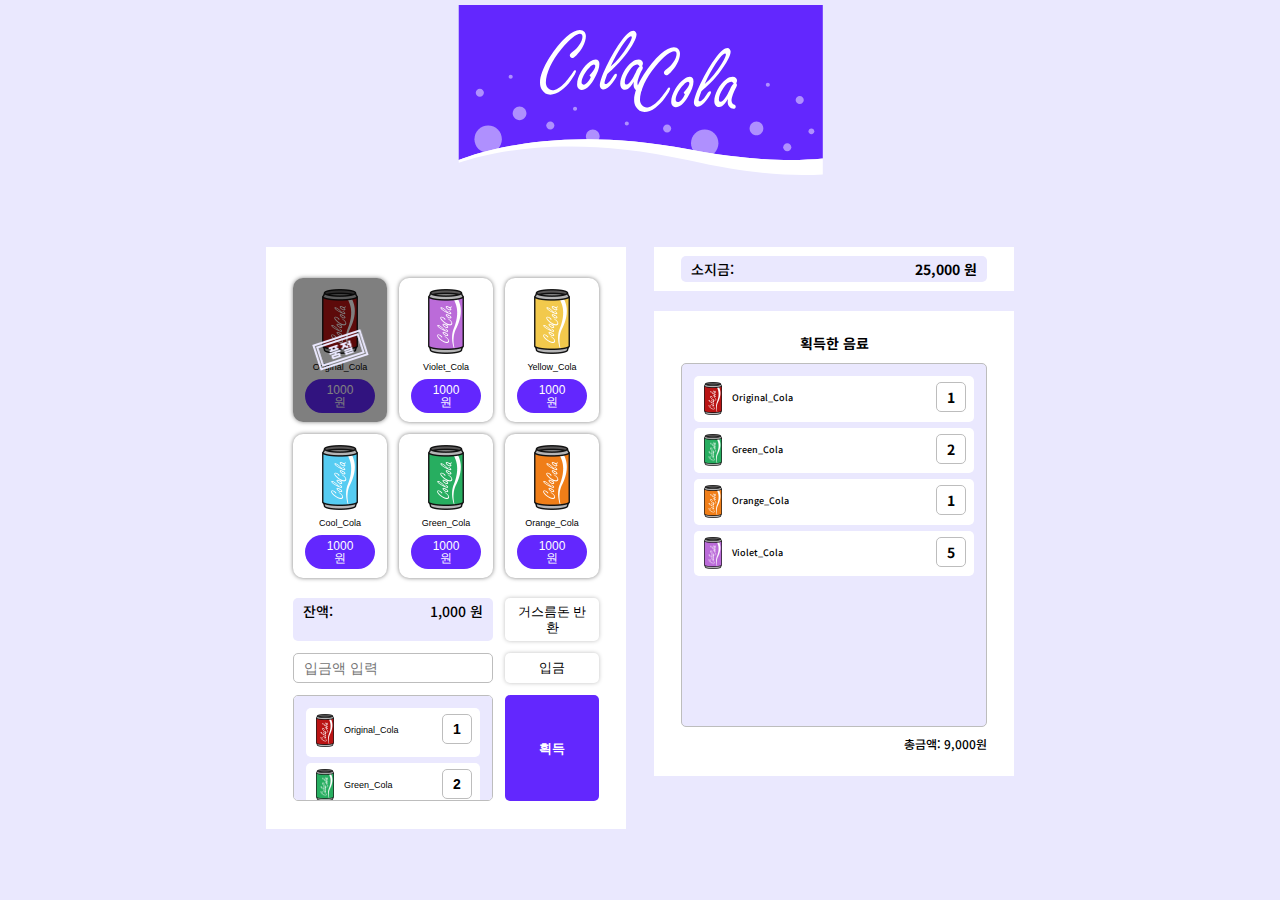
<file: index.html>
<!DOCTYPE html>
<html lang="ko">
<head>
    <meta charset="UTF-8">
    <meta http-equiv="X-UA-Compatible" content="IE=edge">
    <meta name="viewport" content="width=device-width, initial-scale=1.0">
    <link rel="stylesheet" href="./style.css">
    <title>벤딩머신</title>
</head>
<body>
    <div class="wrap">
        <h1 class="tit-logo txt-hide">colacola</h1>
        <section class="section-layout drinks-machine">
            <h2 class="tag-hide">cola 자판기</h2>
            <ul class="drinks-list">
                <li class="sold-out">
                    <button type="button" class="btn-drink">
                        <img src="./images/Original_Cola.png" alt="" class="drink-img">
                        <strong class="drink-name">Original_Cola</strong>
                        <span class="drink-money">1000원</span>
                    </button>
                </li>
                <li>
                    <button type="button" class="btn-drink">
                        <img src="./images/Violet_Cola.png" alt="" class="drink-img">
                        <strong class="drink-name">Violet_Cola</strong>
                        <span class="drink-money">1000원</span>
                    </button>
                </li>
                <li>
                    <button type="button" class="btn-drink">
                        <img src="./images/Yellow_Cola.png" alt="" class="drink-img">
                        <strong class="drink-name">Yellow_Cola</strong>
                        <span class="drink-money">1000원</span>
                    </button>
                </li>
                <li>
                    <button type="button" class="btn-drink">
                        <img src="./images/Cool_Cola.png" alt="" class="drink-img">
                        <strong class="drink-name">Cool_Cola</strong>
                        <span class="drink-money">1000원</span>
                    </button>
                </li>
                <li>
                    <button type="button" class="btn-drink">
                        <img src="./images/Green_Cola.png" alt="" class="drink-img">
                        <strong class="drink-name">Green_Cola</strong>
                        <span class="drink-money">1000원</span>
                    </button>
                </li>
                <li>
                    <button type="button" class="btn-drink">
                        <img src="./images/Orange_Cola.png" alt="" class="drink-img">
                        <strong class="drink-name">Orange_Cola</strong>
                        <span class="drink-money">1000원</span>
                    </button>
                </li>
            </ul>

            <section class="buy-wrap">
                <h2 class="tag-hide">음료수 구매하기</h2>
                <p class="count-money">잔액: <span class="count-user">1,000 원</span></p>
                <button class="btn-return" type="button" >거스름돈 반환</button>
                <input class="inp-money" type="number" placeholder="입금액 입력">
                <button class="btn-get" type="button">입금</button>
                <h2 class="tag-hide">선택한 음료 리스트</h2>
                <ul class="cart-list list-layout">
                    <li>
                        <button class="cart-drink">
                            <img src="./images/Original_Cola.png" alt="">
                            <strong>Original_Cola</strong>
                            <span>1</span>
                        </button>
                    </li>
                    <li>
                        <button class="cart-drink">
                            <img src="./images/Green_Cola.png" alt="">
                            <strong>Green_Cola</strong>
                            <span>2</span>
                        </button>
                    </li>
                    <li>
                        <button class="cart-drink">
                            <img src="./images/Orange_Cola.png" alt="">
                            <strong>Orange_Cola</strong>
                            <span>1</span>
                        </button>
                    </li>
                    <li>
                        <button class="cart-drink">
                            <img src="./images/Violet_Cola.png" alt="">
                            <strong> Violet_Cola</strong>
                            <span>5</span>
                        </button>
                    </li>
                </ul>
                <button class="btn-buy" type="button">획득</button>
            </section>


        </section>
        <section class="user-info">
            <h2 class="tag-hide">마이페이지</h2>
            <div class="section-layout money-wrap">
                <p class="user-wallet">
                    소지금: <strong class="user-money">25,000 원</strong>
                </p>
            </div>
            <section class="section-layout user-drinks">
                <h3 class="tit-buy">획득한 음료</h3>
                <ul class="buy-list list-layout">
                    <li>
                        <img src="./images/Original_Cola.png" alt="">
                        <strong>Original_Cola</strong>
                        <span>1</span>
                    </li>
                    <li>
                        <img src="./images/Green_Cola.png" alt="">
                        <strong>Green_Cola</strong>
                        <span>2</span>
                    </li>
                    <li>
                        <img src="./images/Orange_Cola.png" alt="">
                        <strong>Orange_Cola</strong>
                        <span>1</span>
                    </li>
                    <li>
                        <img src="./images/Violet_Cola.png" alt="">
                        <strong> Violet_Cola</strong>
                        <span>5</span>
                    </li>
                </ul>
                <p class="all-count">총금액: <strong class="all-money">9,000원</strong></p>
            </section>
        </section>
    </div>
</body>
</html>
</file>
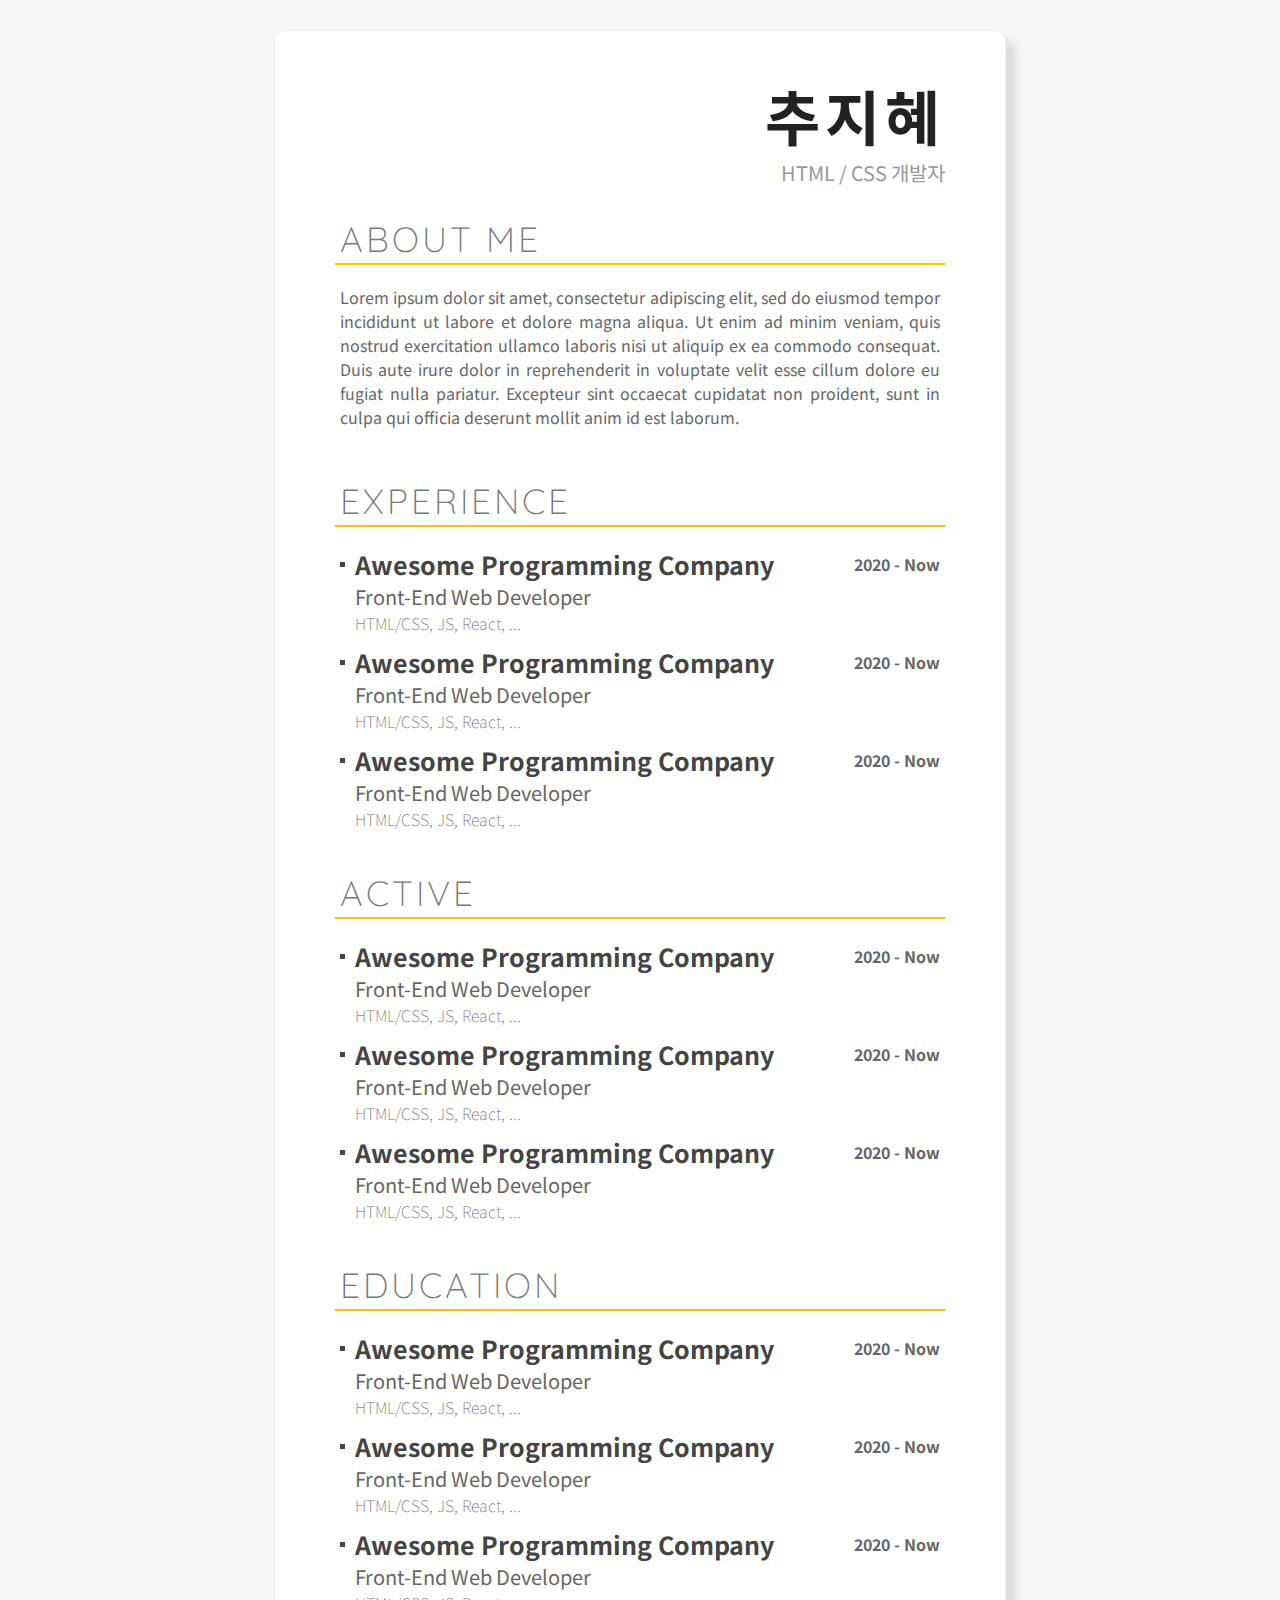
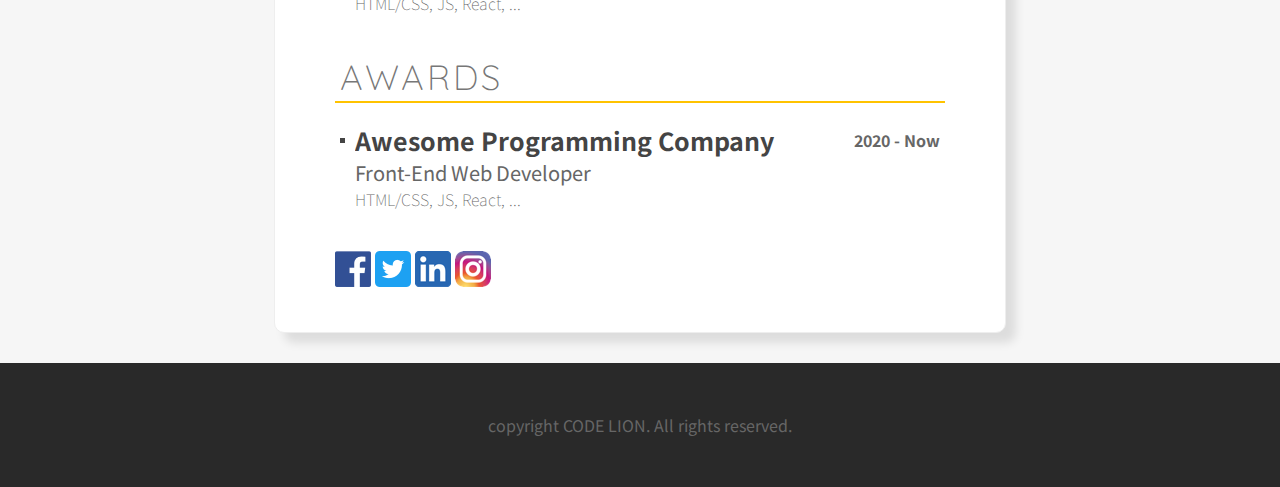
<file: 0328/index.html>
<!DOCTYPE html>
<html lang="en">
  <head>
    <meta charset="UTF-8" />
    <meta http-equiv="X-UA-Compatible" content="IE=edge" />
    <meta name="viewport" content="width=device-width, initial-scale=1.0" />
    <link rel="stylesheet" href="style.css" />
    <title>Document</title>
  </head> 
  <body>
    <main class="main-box">
      <h1>추지혜</h1>
      <p class="name-text">HTML / CSS 개발자</p>
      <section class="about-me">
        <h2>ABOUT ME</h2>
        <p>
          Lorem ipsum dolor sit amet, consectetur adipiscing elit, sed do
          eiusmod tempor incididunt ut labore et dolore magna aliqua. Ut enim ad
          minim veniam, quis nostrud exercitation ullamco laboris nisi ut
          aliquip ex ea commodo consequat. Duis aute irure dolor in
          reprehenderit in voluptate velit esse cillum dolore eu fugiat nulla
          pariatur. Excepteur sint occaecat cupidatat non proident, sunt in
          culpa qui officia deserunt mollit anim id est laborum.
        </p>
      </section>
      <section class="section-box">
        <h2>EXPERIENCE</h2>
        <article>
          <div class="float-wrap">
            <h3>Awesome Programming Company</h3>
            <span>2020 - Now</span>
          </div>
          <ul class="desc-sub">
            <li>Front-End Web Developer</li>
            <li>HTML/CSS, JS, React, ...</li>
          </ul>
        </article>
        <article>
          <div class="float-wrap">
            <h3>Awesome Programming Company</h3>
            <span>2020 - Now</span>
          </div>
          <ul class="desc-sub">
            <li>Front-End Web Developer</li>
            <li>HTML/CSS, JS, React, ...</li>
          </ul>
        </article>
        <article>
          <div class="float-wrap">
            <h3>Awesome Programming Company</h3>
            <span>2020 - Now</span>
          </div>
          <ul class="desc-sub">
            <li>Front-End Web Developer</li>
            <li>HTML/CSS, JS, React, ...</li>
          </ul>
        </article>
      </section>
      <section class="section-box">
        <h2>ACTIVE</h2>
        <article>
          <div class="float-wrap">
            <h3>Awesome Programming Company</h3>
            <span>2020 - Now</span>
          </div>
          <ul class="desc-sub">
            <li>Front-End Web Developer</li>
            <li>HTML/CSS, JS, React, ...</li>
          </ul>
        </article>
        <article>
          <div class="float-wrap">
            <h3>Awesome Programming Company</h3>
            <span>2020 - Now</span>
          </div>
          <ul class="desc-sub">
            <li>Front-End Web Developer</li>
            <li>HTML/CSS, JS, React, ...</li>
          </ul>
        </article>
        <article>
          <div class="float-wrap">
            <h3>Awesome Programming Company</h3>
            <span>2020 - Now</span>
          </div>
          <ul class="desc-sub">
            <li>Front-End Web Developer</li>
            <li>HTML/CSS, JS, React, ...</li>
          </ul>
        </article>
      </section>
      <section class="section-box">
        <h2>EDUCATION</h2>
        <article>
          <div class="float-wrap">
            <h3>Awesome Programming Company</h3>
            <span>2020 - Now</span>
          </div>
          <ul class="desc-sub">
            <li>Front-End Web Developer</li>
            <li>HTML/CSS, JS, React, ...</li>
          </ul>
        </article>
        <article>
          <div class="float-wrap">
            <h3>Awesome Programming Company</h3>
            <span>2020 - Now</span>
          </div>
          <ul class="desc-sub">
            <li>Front-End Web Developer</li>
            <li>HTML/CSS, JS, React, ...</li>
          </ul>
        </article>
        <article>
          <div class="float-wrap">
            <h3>Awesome Programming Company</h3>
            <span>2020 - Now</span>
          </div>
          <ul class="desc-sub">
            <li>Front-End Web Developer</li>
            <li>HTML/CSS, JS, React, ...</li>
          </ul>
        </article>
      </section>
      <section class="section-box">
        <h2>AWARDS</h2>
        <article>
          <div class="float-wrap">
            <h3>Awesome Programming Company</h3>
            <span>2020 - Now</span>
          </div>
          <ul class="desc-sub">
            <li>Front-End Web Developer</li>
            <li>HTML/CSS, JS, React, ...</li>
          </ul>
        </article>
      </section>
      <div class="sns-wrap">
        <a href="http://facebook.com"
          ><img class="sns-img" src="images/facebook.png"
        /></a>
        <img class="sns-img" src="images/twitter.png" />
        <img class="sns-img" src="images/linked-in.png" />
        <img class="sns-img" src="images/insta.png" />
      </div>
    </main>
    <footer>
      <p>copyright CODE LION. All rights reserved.</p>
    </footer>
  </body>
</html>
</file>
<file: 0328/style.css>
@import url('https://fonts.googleapis.com/css2?family=Noto+Sans+KR:wght@100;400;700&family=Quicksand:wght@300;600&display=swap');

* {
  font-family: "Noto Sans KR", sans-serif;
  color: #222;

}
h1,h2,h3,span,ul,li,p,div,article,section,body {
  padding: 0;
  margin: 0;
  list-style: none;
}
body {
  min-width: fit-content;
  background-color: #f6f6f6;
}
p{color: #666;}

.main-box {
  width: 610px;
  margin:30px auto;
  padding: 40px 60px;
  border: 1px solid #eee;
  background-color: #fff;
  border-radius: 10px;
  box-shadow: 10px 10px 10px 0 rgba(0,0,0,0.1);
}

h1 {
  font-size: 60px;
  font-weight: 700;
  text-align: right;
  letter-spacing: 5px;

}
.name-text {
    color: #999;
    margin-bottom: 30px;
    text-align: right;
    font-size: 20px;
}
section {
    margin-bottom: 40px;
    
}

h2{
  font-family: 'Quicksand', sans-serif;
    font-size: 35px;
    font-weight: 100;
    border-bottom: 2px solid #FFC300 ;
    padding-bottom: 2px;
    padding-left: 5px;
    color: #777;
    margin-bottom: 10px;
    letter-spacing: 3px;
}
.about-me{}
.about-me p{
  padding: 10px 5px;
  text-align: justify;
}

.section-box article{
 padding: 10px 5px 0px 20px;
 position: relative;
}
.section-box article::before{
  content: '';
  display: block;
  width: 5px;
  height: 5px;
  background-color: #444;
  position: absolute;
  left: 5px;
  top: 25px;
}
.float-wrap{overflow: hidden;}
.float-wrap h3{
  float: left;
  font-size: 25px;
  font-weight: 700;
  color: #444;
  height: 35px;
  line-height: 35px;
}
.float-wrap span{
  display: block;
  float: right;
  height: 35px;
  line-height: 35px;
  font-weight: 700;
  color:#666;
}

.desc-sub li{
  color: #666; 
  font-weight: 100;

}
.desc-sub li:first-child{
  font-size: 20px;
  font-weight: 400;
}


footer {
  background-color: #292929;
  color: #aaa;
  text-align: center;
  padding: 50px;
}
</file>
<file: style.css>
@import url('https://fonts.googleapis.com/css2?family=Noto+Sans+KR:wght@500;700&display=swap');
@import url(./reset.css);
/* layout + common */
body{
    background-color: #EAE8FE;
    font-family: 'Noto Sans KR', sans-serif;
    font-weight: 500;
}
.wrap{
    display: flex;
    gap: 0 28px;
    margin-top: 247px;
    font-family: 'Noto Sans KR', sans-serif;
    justify-content: center;
    flex-wrap: wrap;
}
.section-layout {
    width: 360px;
    background-color: #fff;
    box-sizing: border-box;
}

.list-layout{
    background-color: #EAE8FE;
    border: 1px solid #BDBDBD;
    box-sizing: border-box;
    padding: 12px;
    border-radius: 5px;
    height: 106px;
    overflow-y: auto;
}

.list-layout li{
    width: 100%;
    box-sizing: border-box;
    padding: 6px 8px 7px 10px;
    background-color: #fff;
    font-size: 9px;
    border-radius: 5px;
    overflow: hidden;
}

.list-layout li + li{
    margin-top: 6px;
}

.list-layout img{
    width: 18px;
    float: left;
}
.list-layout strong{
    margin-left: 10px;
    line-height: 32px;
    float: left;
}

.list-layout span{
    width: 30px;
    height: 30px;
    font-size: 14px;
    font-weight: 700;
    border: 1px solid #BDBDBD;
    box-sizing: border-box;
    border-radius: 5px;
    float: right;
    display: flex;
    justify-content: center;
    align-items: center;
}

.list-layout::-webkit-scrollbar {
    width: 4px;
}

.list-layout::-webkit-scrollbar-track {
    background-color: transparent;
}
.list-layout::-webkit-scrollbar-thumb {
    border-radius: 2px;
    background-color: #fff;
}
.list-layout::-webkit-scrollbar-button {
    width: 0;
    height: 0;
}

.list-layout {
    scrollbar-width: thin;
    scrollbar-color: #fff transparent;
}

/* design  */
.tit-logo{
    position: absolute;
    top: 0;
    width: 100%;
    max-width: 365px;
    height: 180px;
    background-image: url('./images/logo.svg');
    background-repeat: no-repeat;
    background-position: center;
    background-size: 100%;
} 
/* .tit-logo end */
.drinks-machine{
    padding: 31px 27px 28px;
}

.drinks-machine .drinks-list{
    display: grid;
    grid-template-columns: repeat(3, 1fr);
    gap: 12px;
}

.drinks-list li{   
    border-radius: 10px;
    box-shadow:0px 0px 4px rgba(0, 0, 0, 0.5);
    overflow: hidden;
    position: relative;
}

.drinks-list li.sold-out::before{
    content: '품절된 음료수입니다.';
    display: block;
    width: 100%;
    height: 100%;
    color: transparent;
    position: absolute;
    left: 0;top: 0;
    background-color: rgba(0,0,0,0.5);
    background-image: url(./images/sold_out.png);
    background-repeat: no-repeat;
    background-position: center;
    background-size: 61px;
}

.drinks-list .btn-drink{
    box-sizing: border-box;
    padding: 11px 12px 9px;
}

.drinks-list li:not(.sold-out):focus, 
.drinks-list li:not(.sold-out):active{
    outline: 3px solid #6327FE;
}

.btn-drink .drink-img{
    width: 100%;
    max-width: 36px;
}

.btn-drink .drink-name{
    display: inline-block;
    font-size: 9px;
    margin: 6px 0 7px;
}

.btn-drink .drink-money{
    display: inline-block;
    padding: 5px 16px;
    background-color: #6327FE;
    font-size: 12px;
    color: #fff;
    border-radius: 50px;
}

.drinks-machine .buy-wrap{
    margin-top: 20px;
    display: flex;
    flex-wrap: wrap;
    font-weight: 500;
    gap: 12px;
}

.buy-wrap .count-money, 
.buy-wrap .inp-money{
    width: 200px;
    padding: 6px 10px;
    font-size: 14px;
    border-radius: 5px;
    font-weight: 500;
    box-sizing: border-box;
}
.buy-wrap .count-money{
    background-color: #EAE8FE;
}
.buy-wrap .count-money .count-user{
    float: right;
}

.buy-wrap .inp-money{
    border: 1px solid #BDBDBD;
}

.buy-wrap .btn-return, 
.buy-wrap .btn-get{
    width: 94px;
    line-height: 1.2;
    font-size: 13px;
    padding: 6px 9px;
    box-shadow: 0px 0 4px rgba(0, 0, 0, 0.25);
    border-radius: 5px;
    box-sizing: border-box;

}

.buy-wrap .cart-list{
    width: 200px;
}
.cart-list .cart-drink{
    width: 100%;
}

.buy-wrap .btn-buy{
    width: 94px;
    background-color: #6327FE;
    border-radius: 5px;
    color: #fff;
    font-size: 13px;
    padding: 43px 0;
    box-sizing: border-box;
    font-weight: 700;
}

/* .drinks-machine end */

.user-info .money-wrap{
    padding: 9px 27px;
    margin-bottom: 20px;
}

.money-wrap .user-wallet{
    width: 100%;
    background-color: #EAE8FE;
    border-radius: 5px;
    font-size: 14px;
    padding: 6px 10px;
    box-sizing: border-box;
}

.user-wallet .user-money{
    font-weight: 700;
    float: right;
}


/* .user-info end */

.user-drinks{
    padding: 25px 27px 26px;
}

.user-drinks .tit-buy{
    text-align: center;
    font-size: 14px;
    font-weight: 700;
    margin-bottom: 13px;
}
.user-drinks .buy-list{  
    width: 100%;  
    height: 364px;
    overflow-y: auto;
}

.user-drinks .all-count{
    margin-top: 11px;
    text-align: right;
    font-size: 12px;
    font-weight: 500;
}

/* user-drinks end*/

@media screen and (max-width:360px) {
    body{ background-color: #fff; }
    .tit-logo{
        max-width: 166px;
        height: 78px;
    }    
    .wrap{ margin-top: 96px; }
    .user-info .money-wrap { padding: 0 27px; }
    .drinks-machine { padding-bottom: 20px; }
    .user-drinks { padding: 20px 27px 40px; }
}
</file>
